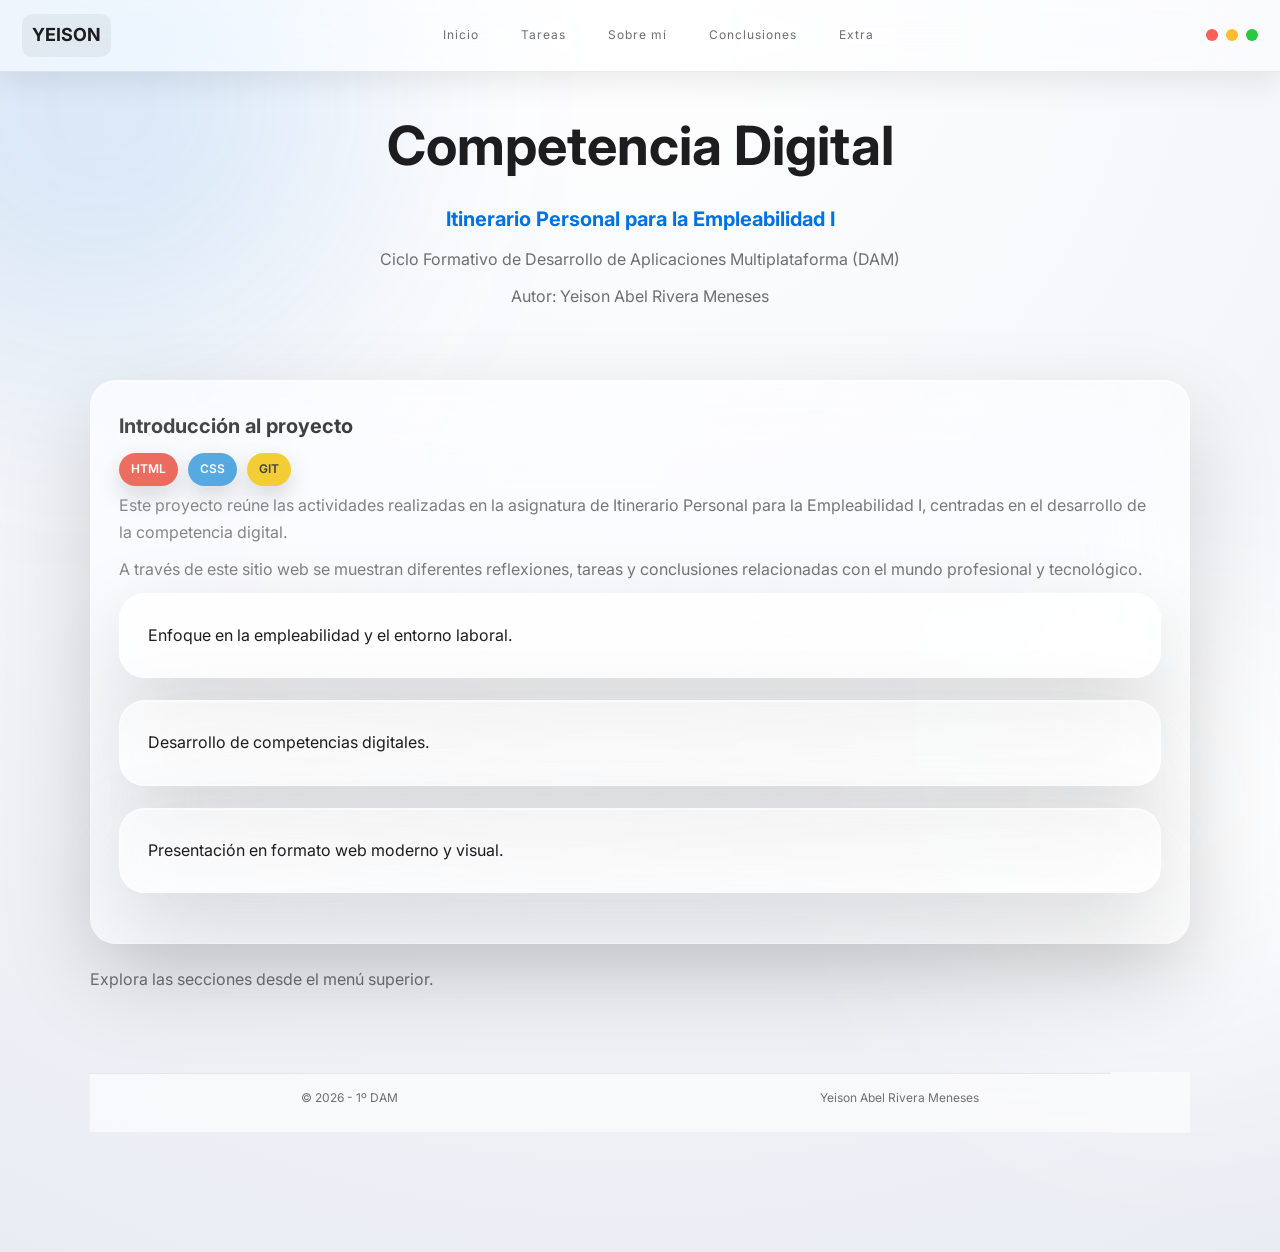
<file: index.html>
<!DOCTYPE html>
<html lang="es">
<head>
    <meta charset="UTF-8">
    <meta name="viewport" content="width=device-width, initial-scale=1.0">
    <title>Inicio - Competencia Digital</title>
    <link rel="stylesheet" href="pagina.css">
</head>

<body>

<div class="container">

    <!-- TOPBAR -->
    <header class="BANNER">
        <div class="TOPBAR">

            <div class="LOGO">YEISON</div>

            <nav class="SUBmenu">
                <a href="index.html">Inicio</a>
                <a href="pagina2.html">Tareas</a>
                <a href="pagina3.html">Sobre mí</a>
                <a href="pagina4.html">Conclusiones</a>
                <a href="pagina5.html">Extra</a>
            </nav>

            <div class="WINDOW_CONTROLS">
                <span></span>
                <span></span>
                <span></span>
            </div>

        </div>
    </header>

    <!-- HERO -->
    <section class="TITULAR">
        <h1>Competencia Digital</h1>
        <h2>Itinerario Personal para la Empleabilidad I</h2>
        <p>Ciclo Formativo de Desarrollo de Aplicaciones Multiplataforma (DAM)</p>
        <p class="autor">Autor: Yeison Abel Rivera Meneses</p>
    </section>

    <!-- INTRO SIMPLE -->
    <section class="intro">

        <div class="bloque">

            <h2>Introducción al proyecto</h2>

            <div class="tags">
                <span class="tag html">HTML</span>
                <span class="tag css">CSS</span>
                <span class="tag js">GIT</span>
            </div>

            <p>
                Este proyecto reúne las actividades realizadas en la asignatura de Itinerario Personal para la Empleabilidad I,
                centradas en el desarrollo de la competencia digital.
            </p>

            <p>
                A través de este sitio web se muestran diferentes reflexiones, tareas y conclusiones relacionadas con el mundo profesional y tecnológico.
            </p>

            <div class="subbloque">
                <span class="icon"></span>
                Enfoque en la empleabilidad y el entorno laboral.
            </div>

            <div class="subbloque">
                <span class="icon"></span>
                Desarrollo de competencias digitales.
            </div>

            <div class="subbloque">
                <span class="icon"></span>
                Presentación en formato web moderno y visual.
            </div>

        </div>

    </section>

    <!-- CTA SIMPLE -->
    <section class="navegacion">
        <p>Explora las secciones desde el menú superior.</p>
    </section>

    <!-- FOOTER -->
    <footer class="fin">
        <div class="final">
            <p>© 2026 - 1º DAM</p>
            <p>Yeison Abel Rivera Meneses</p>
        </div>
    </footer>

</div>

</body>
</html>
</file>
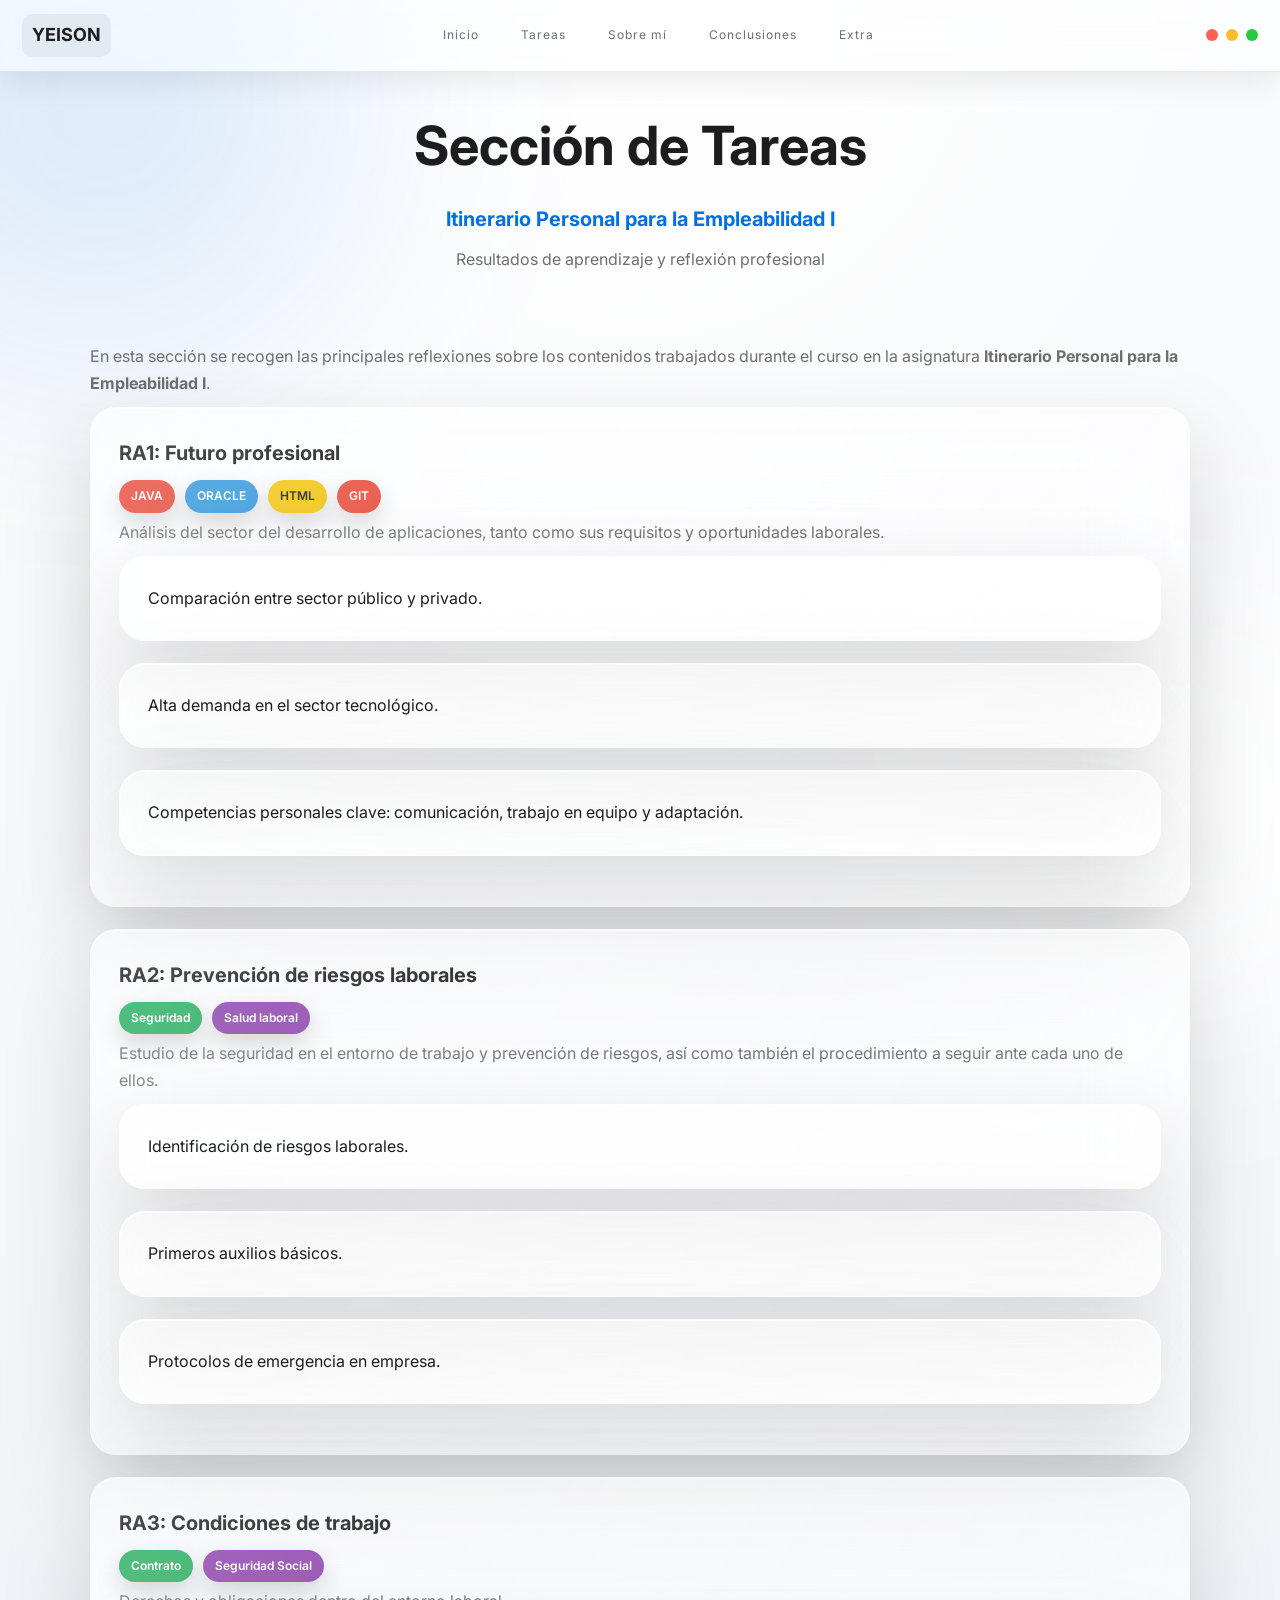
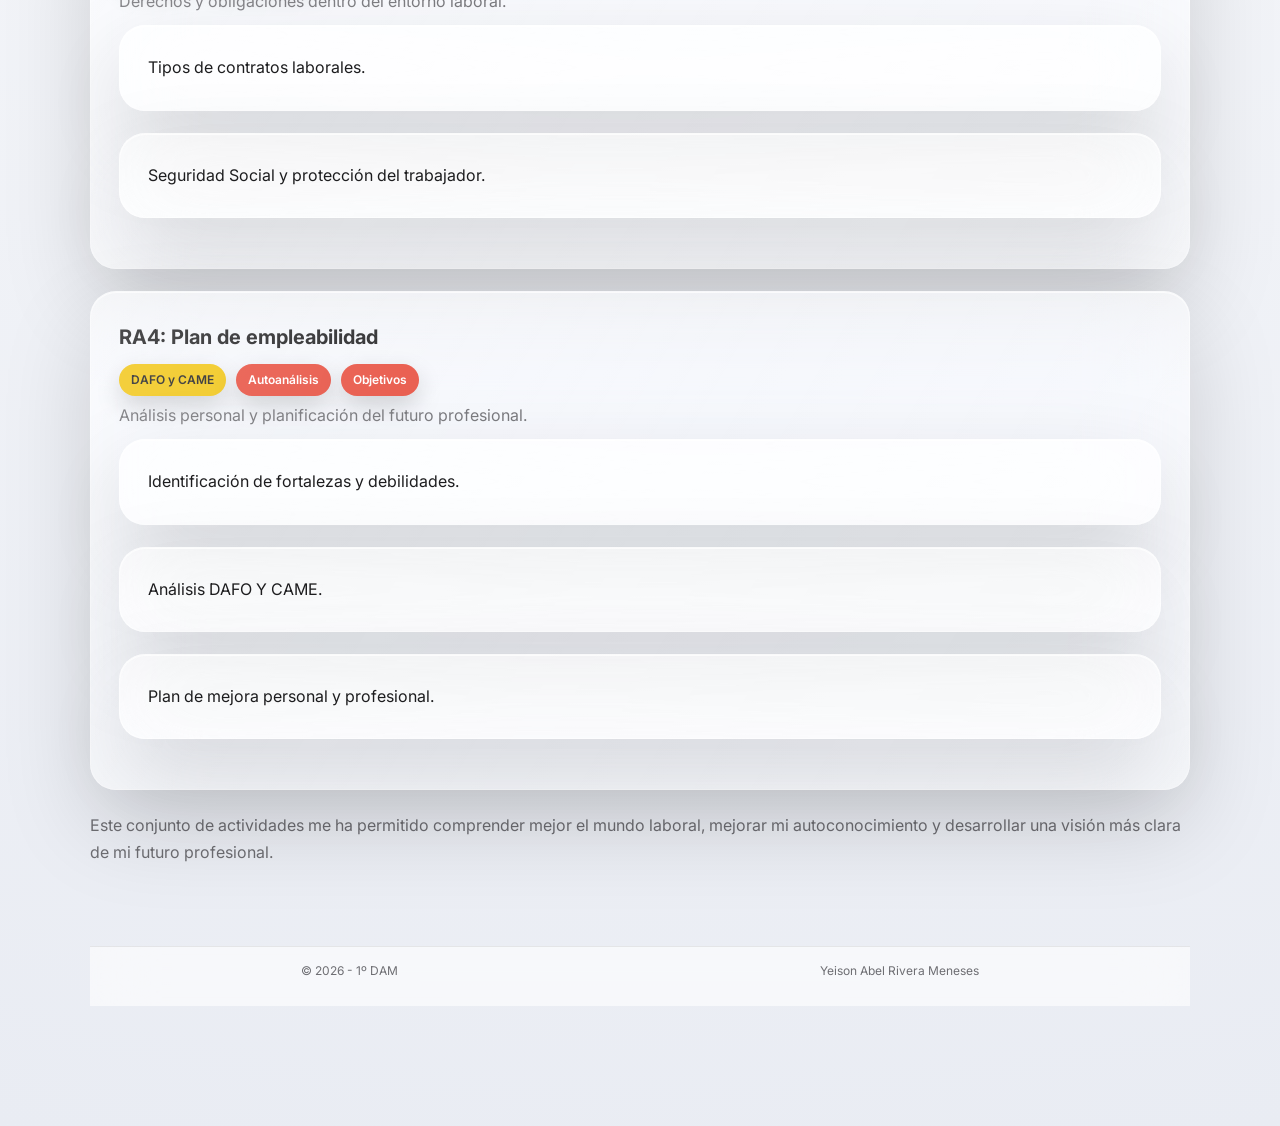
<file: pagina2.html>
<!DOCTYPE html>
<html lang="es">
<head>
    <meta charset="UTF-8">
    <meta name="viewport" content="width=device-width, initial-scale=1.0">
    <title>Tareas - Competencia Digital</title>
    <link rel="stylesheet" href="pagina.css">
</head>

<body>

<div class="container">

    <!-- TOPBAR -->
    <header class="BANNER">
        <div class="TOPBAR">

            <div class="LOGO">YEISON</div>

            <nav class="SUBmenu">
                <a href="index.html">Inicio</a>
                <a href="pagina2.html">Tareas</a>
                <a href="pagina3.html">Sobre mí</a>
                <a href="pagina4.html">Conclusiones</a>
                <a href="pagina5.html">Extra</a>
            </nav>

            <div class="WINDOW_CONTROLS">
                <span></span>
                <span></span>
                <span></span>
            </div>

        </div>
    </header>

    <!-- HERO -->
    <section class="TITULAR">
        <h1>Sección de Tareas</h1>
        <h2>Itinerario Personal para la Empleabilidad I</h2>
        <p>Resultados de aprendizaje y reflexión profesional</p>
    </section>

    <!-- INTRO -->
    <section class="intro">
        <p>
            En esta sección se recogen las principales reflexiones sobre los contenidos trabajados 
            durante el curso en la asignatura <strong>Itinerario Personal para la Empleabilidad I</strong>.
        </p>
    </section>

    <!-- CONTENIDO -->
    <main class="contenido">

        <!-- RA1 -->
        <section class="bloque">

            <h2>RA1: Futuro profesional</h2>

            <div class="tags">
                <span class="tag html">JAVA</span>
                <span class="tag css">ORACLE</span>
                <span class="tag js">HTML</span>
                <span class="tag git">GIT</span>
            </div>

            <p>
                Análisis del sector del desarrollo de aplicaciones, tanto como sus requisitos y oportunidades laborales.

            </p>

            <div class="subbloque">
                <span class="icon"></span>
                Comparación entre sector público y privado.
            </div>

            <div class="subbloque">
                <span class="icon"></span>
                Alta demanda en el sector tecnológico.
            </div>

            <div class="subbloque">
                <span class="icon"></span>
                Competencias personales clave: comunicación, trabajo en equipo y adaptación.
            </div>

        </section>

        <!-- RA2 -->
        <section class="bloque">

            <h2>RA2: Prevención de riesgos laborales</h2>

            <div class="tags">
                <span class="tag sql">Seguridad</span>
                <span class="tag cloud">Salud laboral</span>
            </div>

            <p>
                Estudio de la seguridad en el entorno de trabajo y prevención de riesgos, así como también el procedimiento a seguir ante cada uno de ellos.
            </p>

            <div class="subbloque">
                <span class="icon"></span>
                Identificación de riesgos laborales.
            </div>

            <div class="subbloque">
                <span class="icon"></span>
                Primeros auxilios básicos.
            </div>

            <div class="subbloque">
                <span class="icon"></span>
                Protocolos de emergencia en empresa.
            </div>

        </section>

        <!-- RA3 -->
        <section class="bloque">

            <h2>RA3: Condiciones de trabajo</h2>

            <div class="tags">
                <span class="tag sql">Contrato</span>
                <span class="tag cloud">Seguridad Social</span>
            </div>

            <p>
                Derechos y obligaciones dentro del entorno laboral.
            </p>

            <div class="subbloque">
                <span class="icon"></span>
                Tipos de contratos laborales.
            </div>

            <div class="subbloque">
                <span class="icon"></span>
                Seguridad Social y protección del trabajador.
            </div>

        </section>

        <!-- RA4 -->
        <section class="bloque">

            <h2>RA4: Plan de empleabilidad</h2>

            <div class="tags">
                <span class="tag js">DAFO y CAME</span>
                <span class="tag html">Autoanálisis</span>
                <span class="tag git">Objetivos</span>
            </div>

            <p>
                Análisis personal y planificación del futuro profesional.
            </p>

            <div class="subbloque">
                <span class="icon"></span>
                Identificación de fortalezas y debilidades.
            </div>

            <div class="subbloque">
                <span class="icon"></span>
                Análisis DAFO Y CAME.
            </div>

            <div class="subbloque">
                <span class="icon"></span>
                Plan de mejora personal y profesional.
            </div>

        </section>

    </main>

    <!-- CIERRE -->
    <section class="cierre">
        <p>
            Este conjunto de actividades me ha permitido comprender mejor el mundo laboral, 
            mejorar mi autoconocimiento y desarrollar una visión más clara de mi futuro profesional.
        </p>
    </section>

    <!-- FOOTER -->
    <footer class="fin">
        <div class="final">
            <p>© 2026 - 1º DAM</p>
            <p>Yeison Abel Rivera Meneses</p>
        </div>
    </footer>

</div>

</body>
</html>
</file>
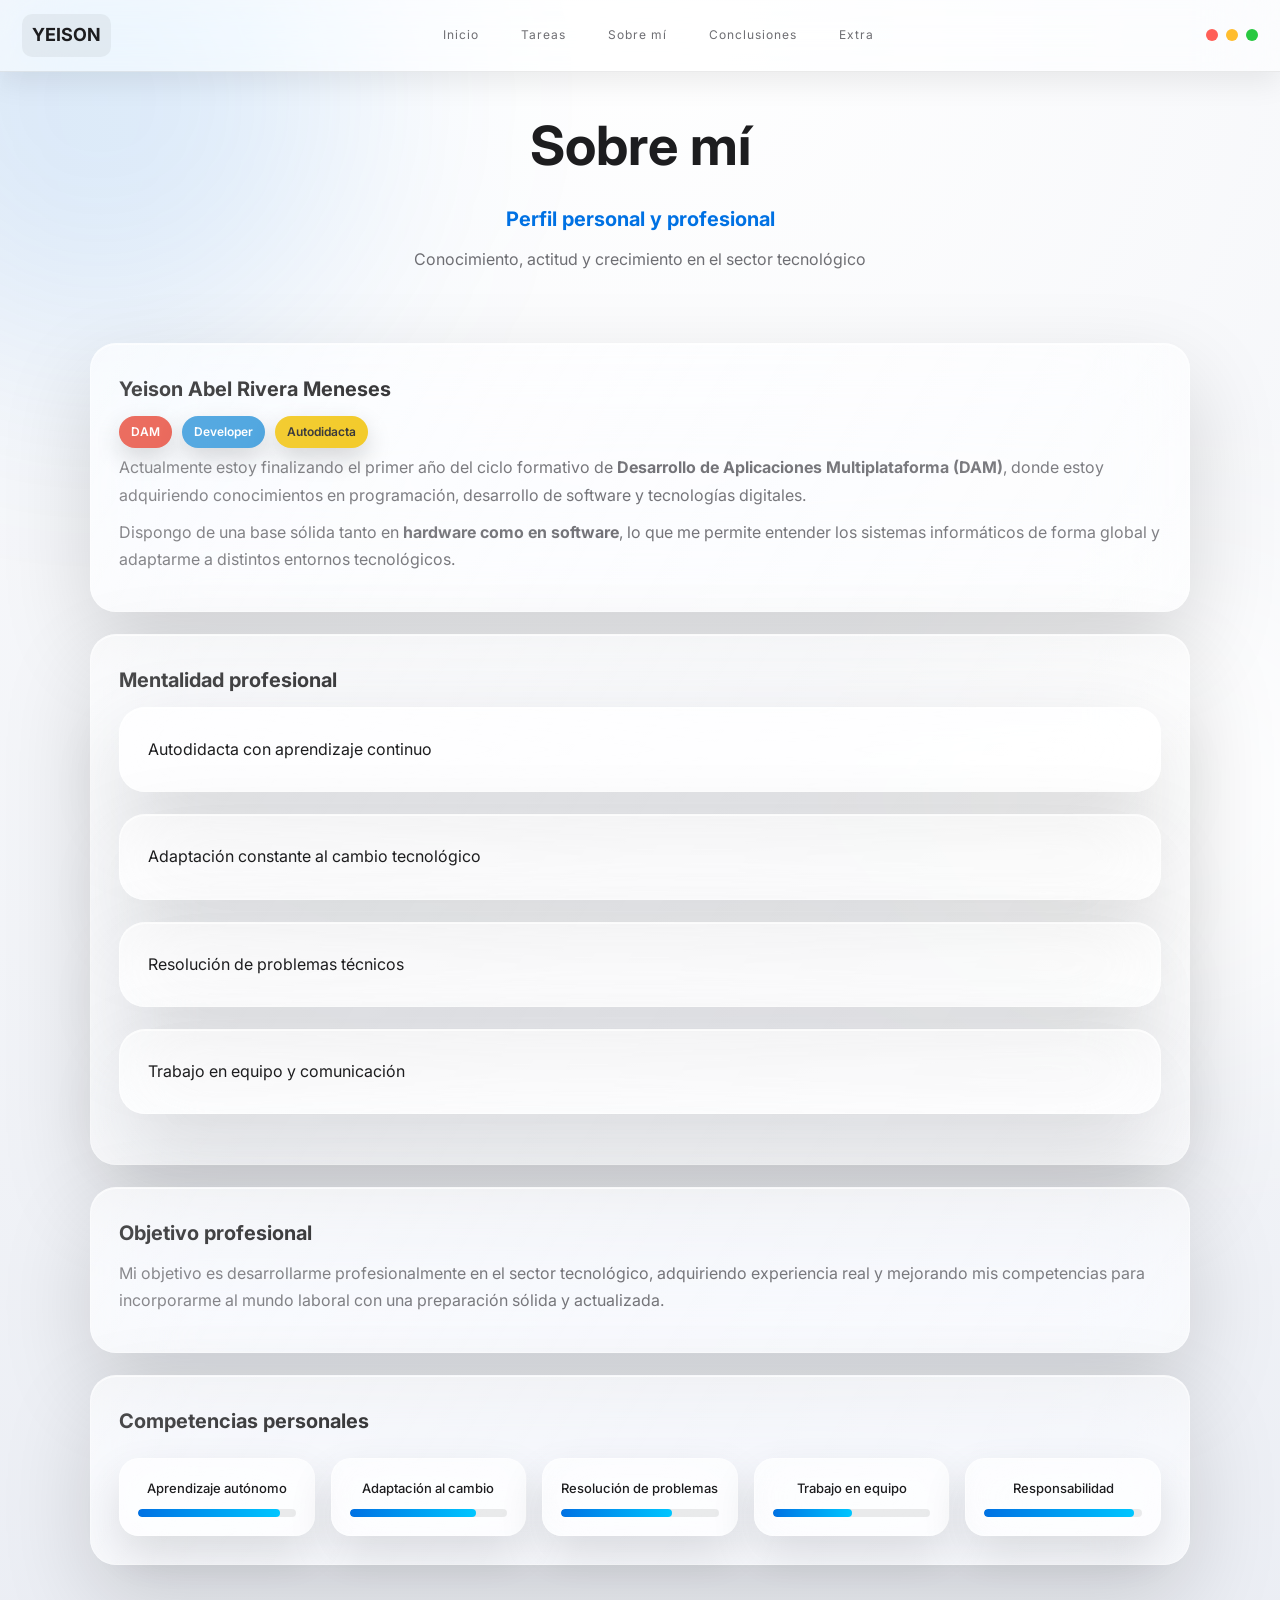
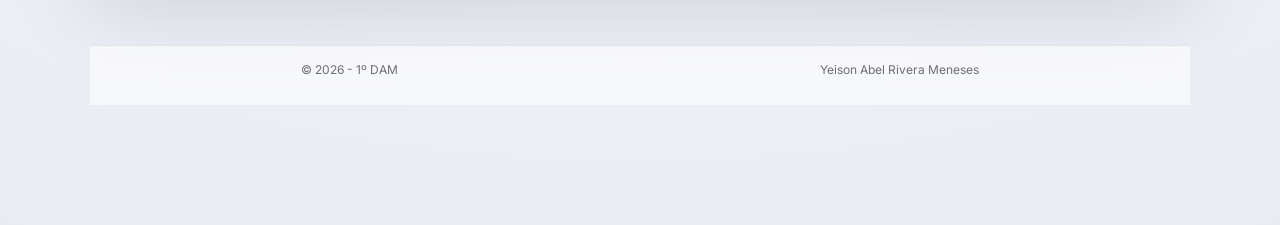
<file: pagina3.html>
<!DOCTYPE html>
<html lang="es">
<head>
    <meta charset="UTF-8">
    <meta name="viewport" content="width=device-width, initial-scale=1.0">
    <title>Sobre mí - Competencia Digital</title>
    <link rel="stylesheet" href="pagina.css">
</head>

<body>

<div class="container">

    <!-- TOPBAR -->
    <header class="BANNER">
        <div class="TOPBAR">

            <div class="LOGO">YEISON</div>

            <nav class="SUBmenu">
                <a href="index.html">Inicio</a>
                <a href="pagina2.html">Tareas</a>
                <a href="pagina3.html">Sobre mí</a>
                <a href="pagina4.html">Conclusiones</a>
                <a href="pagina5.html">Extra</a>
            </nav>

            <div class="WINDOW_CONTROLS">
                <span></span>
                <span></span>
                <span></span>
            </div>

        </div>
    </header>

    <!-- HERO -->
    <section class="TITULAR">
        <h1>Sobre mí</h1>
        <h2>Perfil personal y profesional</h2>
        <p>Conocimiento, actitud y crecimiento en el sector tecnológico</p>
    </section>

    <!-- PERFIL -->
    <main class="contenido">

        <section class="bloque perfil-card">

            <h2>Yeison Abel Rivera Meneses</h2>

            <div class="tags">
                <span class="tag html">DAM</span>
                <span class="tag css">Developer</span>
                <span class="tag js">Autodidacta</span>
            </div>

            <p>

                Actualmente estoy finalizando el primer año del ciclo formativo de 
                <strong>Desarrollo de Aplicaciones Multiplataforma (DAM)</strong>, 
                donde estoy adquiriendo conocimientos en programación, desarrollo de software y tecnologías digitales.
            </p>

            <p>
                Dispongo de una base sólida tanto en <strong>hardware como en software</strong>, lo que me permite 
                entender los sistemas informáticos de forma global y adaptarme a distintos entornos tecnológicos.
            </p>

        </section>

        <!-- MINDSET -->
        <section class="bloque">

            <h2>Mentalidad profesional</h2>

            <div class="subbloque">
                <span class="icon"></span>
                Autodidacta con aprendizaje continuo
            </div>

            <div class="subbloque">
                <span class="icon"></span>
                Adaptación constante al cambio tecnológico
            </div>

            <div class="subbloque">
                <span class="icon"></span>
                Resolución de problemas técnicos
            </div>

            <div class="subbloque">
                <span class="icon"></span>
                Trabajo en equipo y comunicación
            </div>

        </section>

        <!-- OBJETIVO -->
        <section class="bloque objetivo">

            <h2>Objetivo profesional</h2>

            <p>
                Mi objetivo es desarrollarme profesionalmente en el sector tecnológico, adquiriendo experiencia real 
                y mejorando mis competencias para incorporarme al mundo laboral con una preparación sólida y actualizada.
            </p>

        </section>

        <!-- COMPETENCIAS VISUALES -->
        <section class="bloque">

            <h2>Competencias personales</h2>

            <div class="skills">

                <div class="skill">
                    <span>Aprendizaje autónomo</span>
                    <div class="bar"><div style="width:90%"></div></div>
                </div>

                <div class="skill">
                    <span>Adaptación al cambio</span>
                    <div class="bar"><div style="width:80%"></div></div>
                </div>

                <div class="skill">
                    <span>Resolución de problemas</span>
                    <div class="bar"><div style="width:70%"></div></div>
                </div>

                <div class="skill">
                    <span>Trabajo en equipo</span>
                    <div class="bar"><div style="width:50%"></div></div>
                </div>

                <div class="skill">
                    <span>Responsabilidad</span>
                    <div class="bar"><div style="width:95%"></div></div>
                </div>

            </div>

        </section>

    </main>

    <!-- FOOTER -->
    <footer class="fin">
        <div class="final">
            <p>© 2026 - 1º DAM</p>
            <p>Yeison Abel Rivera Meneses</p>
        </div>
    </footer>

</div>

</body>
</html>
</file>
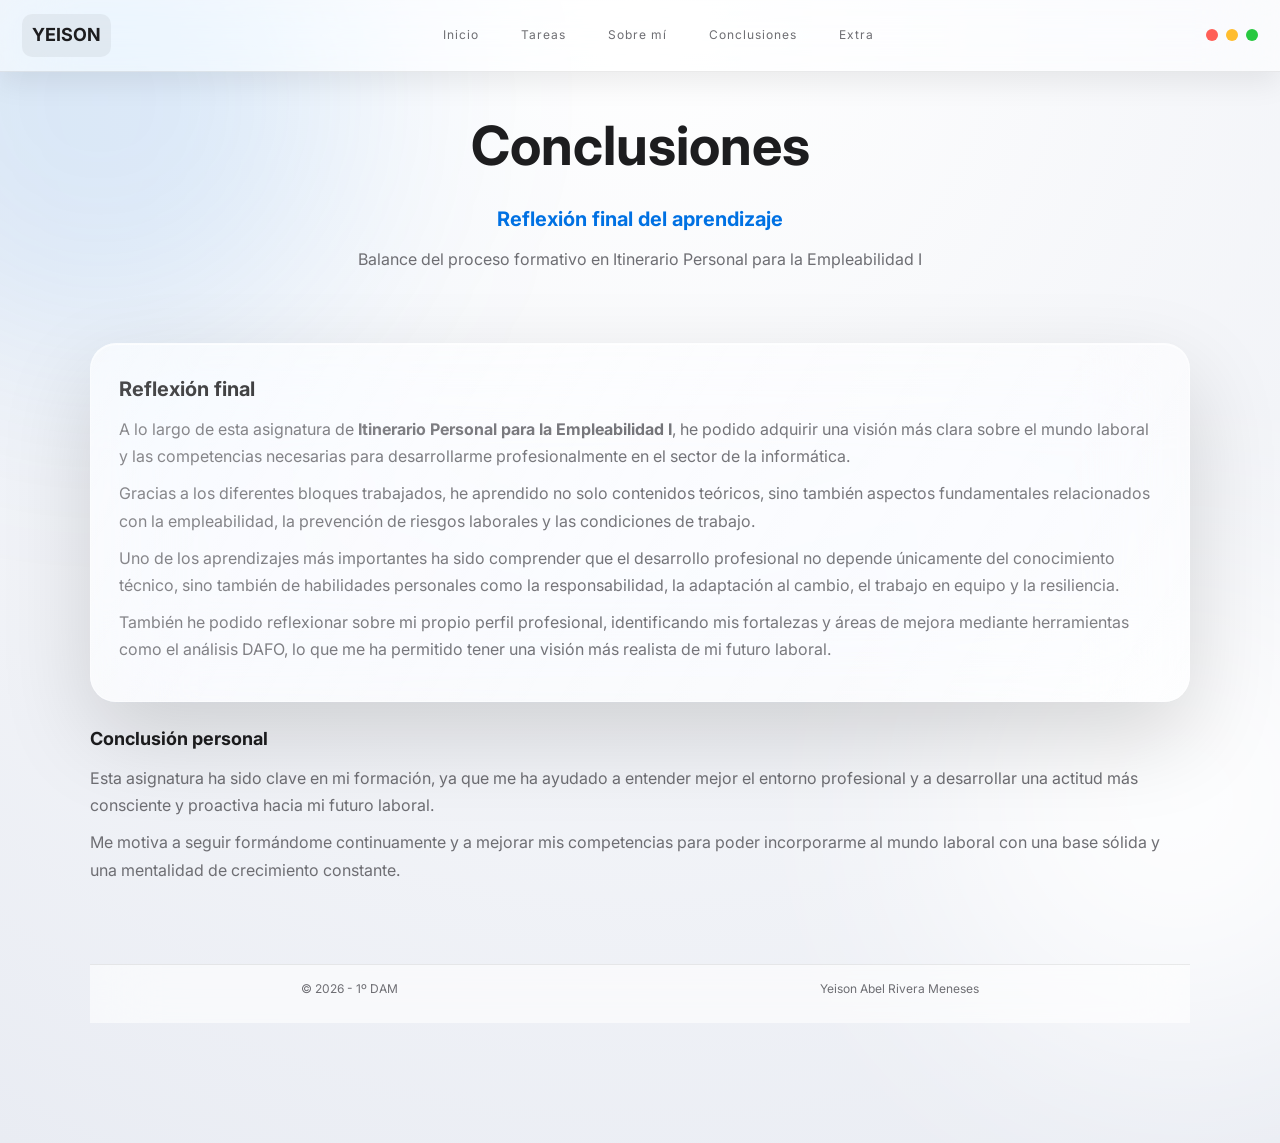
<file: pagina4.html>
<!DOCTYPE html>
<html lang="es">
<head>
    <meta charset="UTF-8">
    <meta name="viewport" content="width=device-width, initial-scale=1.0">
    <title>Conclusiones - Competencia Digital</title>
    <link rel="stylesheet" href="pagina.css">
</head>

<body>

<div class="container">

    <!-- TOPBAR APPLE -->
    <header class="BANNER">
        <div class="TOPBAR">

            <div class="LOGO">YEISON</div>

            <nav class="SUBmenu">
                <a href="index.html">Inicio</a>
                <a href="pagina2.html">Tareas</a>
                <a href="pagina3.html">Sobre mí</a>
                <a href="pagina4.html">Conclusiones</a>
                <a href="pagina5.html">Extra</a>
            </nav>

            <div class="WINDOW_CONTROLS">
                <span></span>
                <span></span>
                <span></span>
            </div>

        </div>
    </header>

    <!-- TITULAR -->
    <section class="TITULAR">
        <h1>Conclusiones</h1>
        <h2>Reflexión final del aprendizaje</h2>
        <p>Balance del proceso formativo en Itinerario Personal para la Empleabilidad I</p>
    </section>

    <!-- CONTENIDO -->
    <main class="contenido">

        <section class="bloque">

            <h2>Reflexión final</h2>

            <p>
                A lo largo de esta asignatura de <strong>Itinerario Personal para la Empleabilidad I</strong>, 
                he podido adquirir una visión más clara sobre el mundo laboral y las competencias necesarias 
                para desarrollarme profesionalmente en el sector de la informática.
            </p>

            <p>
                Gracias a los diferentes bloques trabajados, he aprendido no solo contenidos teóricos, sino 
                también aspectos fundamentales relacionados con la empleabilidad, la prevención de riesgos 
                laborales y las condiciones de trabajo.
            </p>

            <p>
                Uno de los aprendizajes más importantes ha sido comprender que el desarrollo profesional no depende 
                únicamente del conocimiento técnico, sino también de habilidades personales como la responsabilidad, 
                la adaptación al cambio, el trabajo en equipo y la resiliencia.
            </p>

            <p>
                También he podido reflexionar sobre mi propio perfil profesional, identificando mis fortalezas 
                y áreas de mejora mediante herramientas como el análisis DAFO, lo que me ha permitido tener una visión 
                más realista de mi futuro laboral.
            </p>

        </section>

        <!-- BLOQUE FINAL MÁS LIMPIO (APPLE STYLE CLOSING CARD) -->
        <section class="cierre">

            <h3>Conclusión personal</h3>

            <p>
                Esta asignatura ha sido clave en mi formación, ya que me ha ayudado a entender mejor el entorno profesional 
                y a desarrollar una actitud más consciente y proactiva hacia mi futuro laboral.
            </p>

            <p>
                Me motiva a seguir formándome continuamente y a mejorar mis competencias para poder incorporarme al mundo 
                laboral con una base sólida y una mentalidad de crecimiento constante.
            </p>

        </section>

    </main>

    <!-- FOOTER -->
    <footer class="fin">
        <div class="final">
            <p>© 2026 - 1º DAM</p>
            <p>Yeison Abel Rivera Meneses</p>
        </div>
    </footer>

</div>

</body>
</html>
</file>
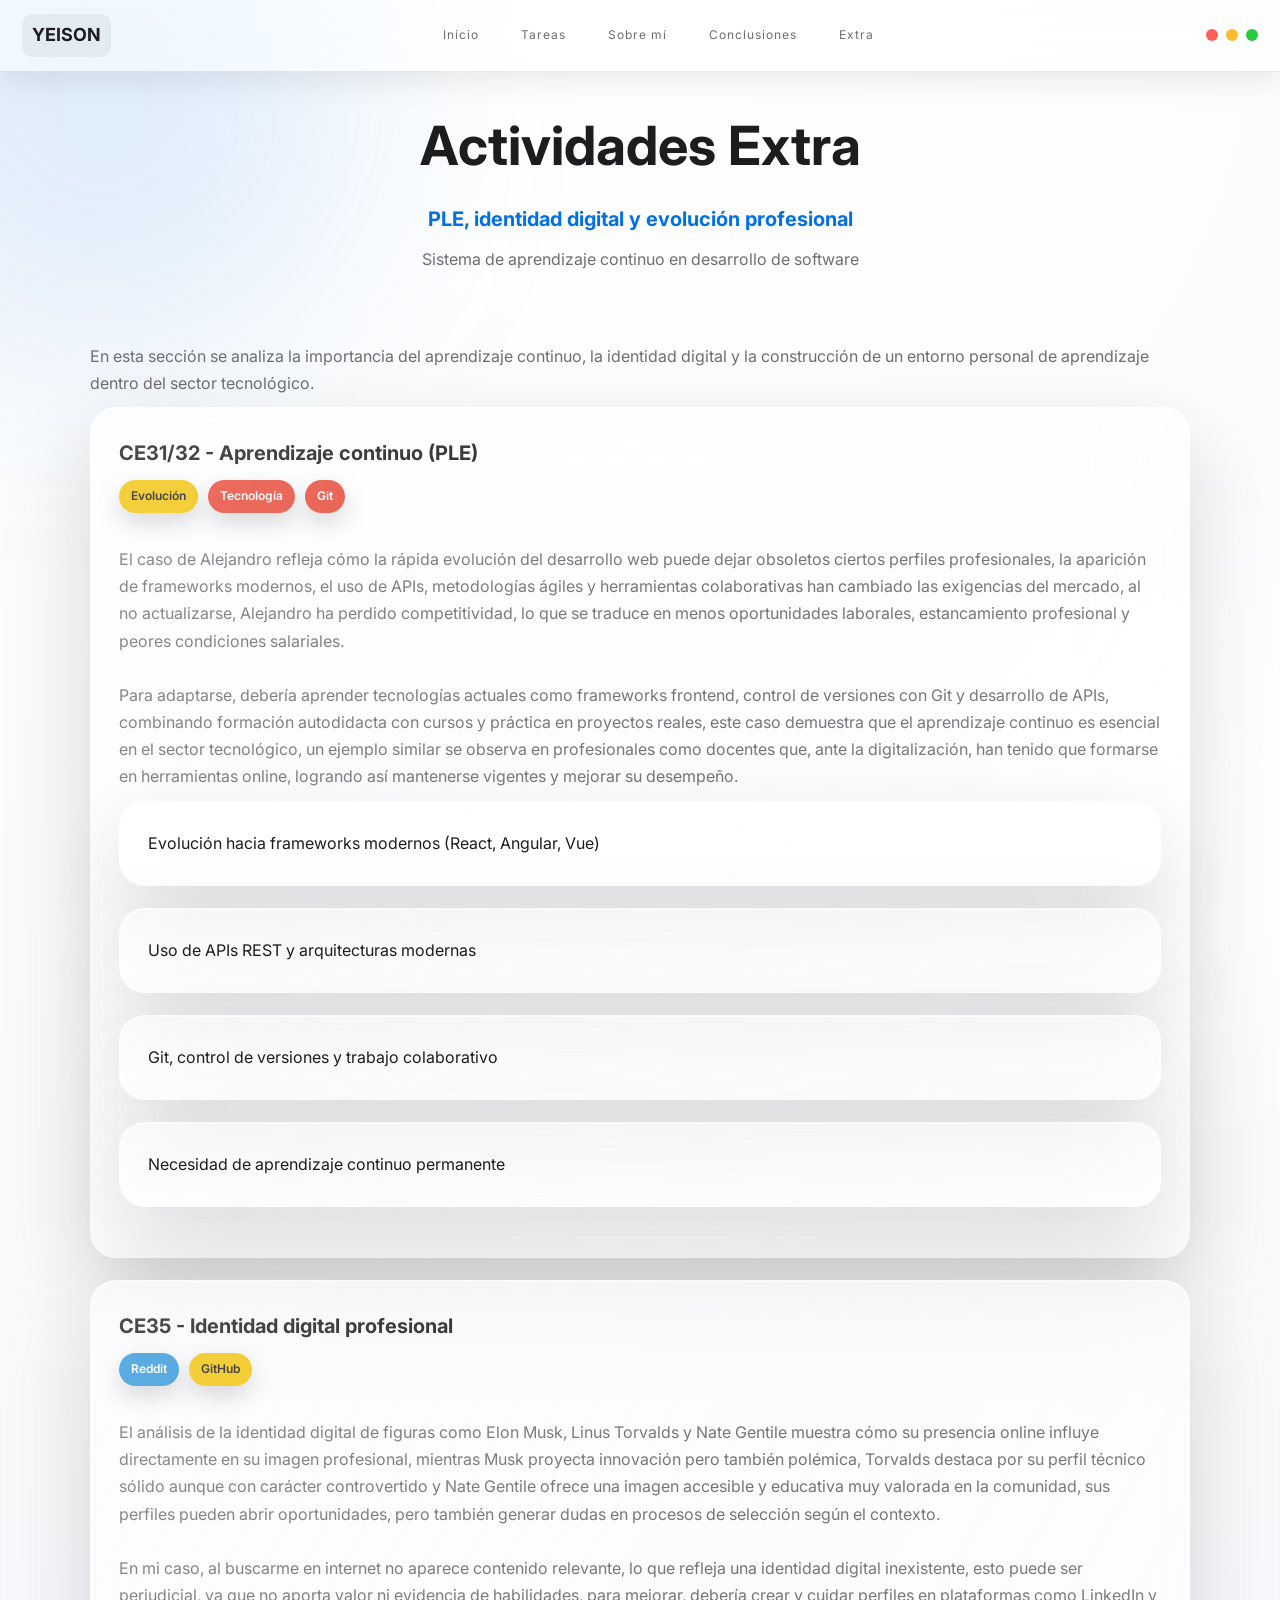
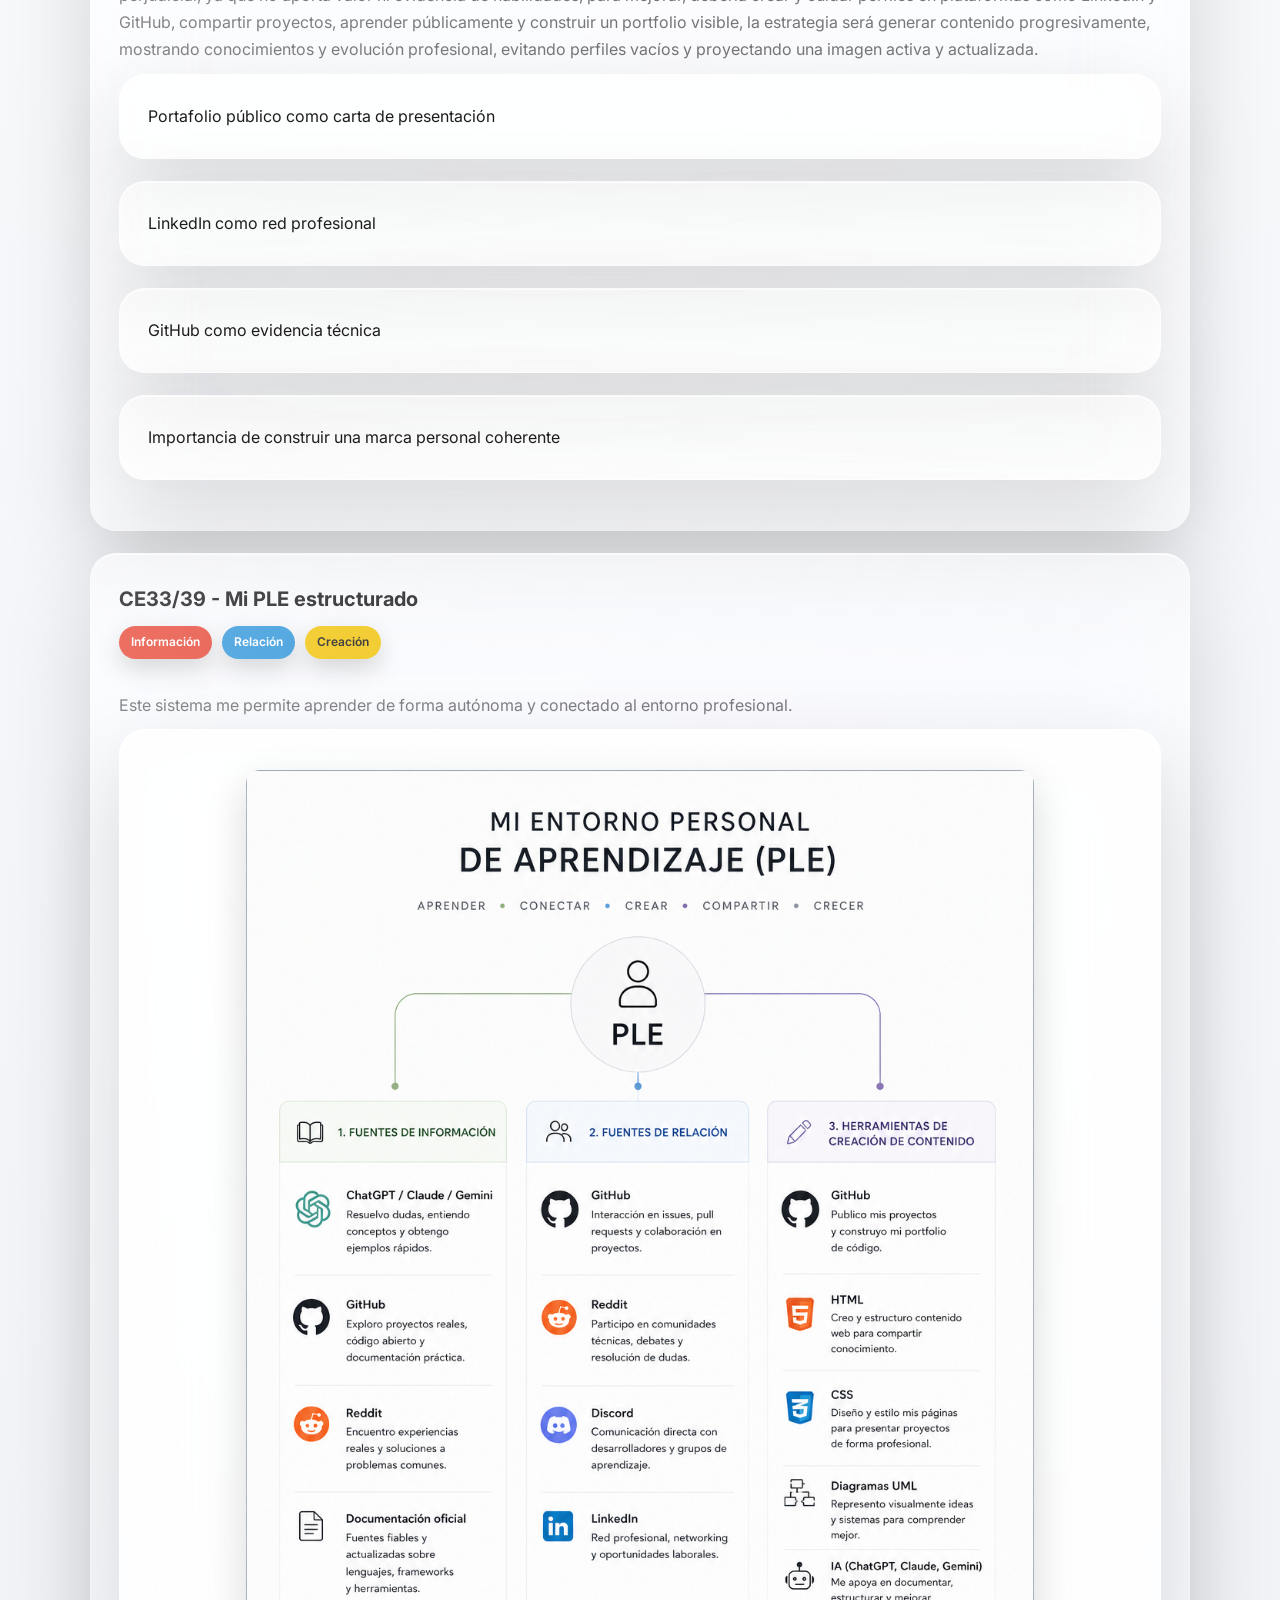
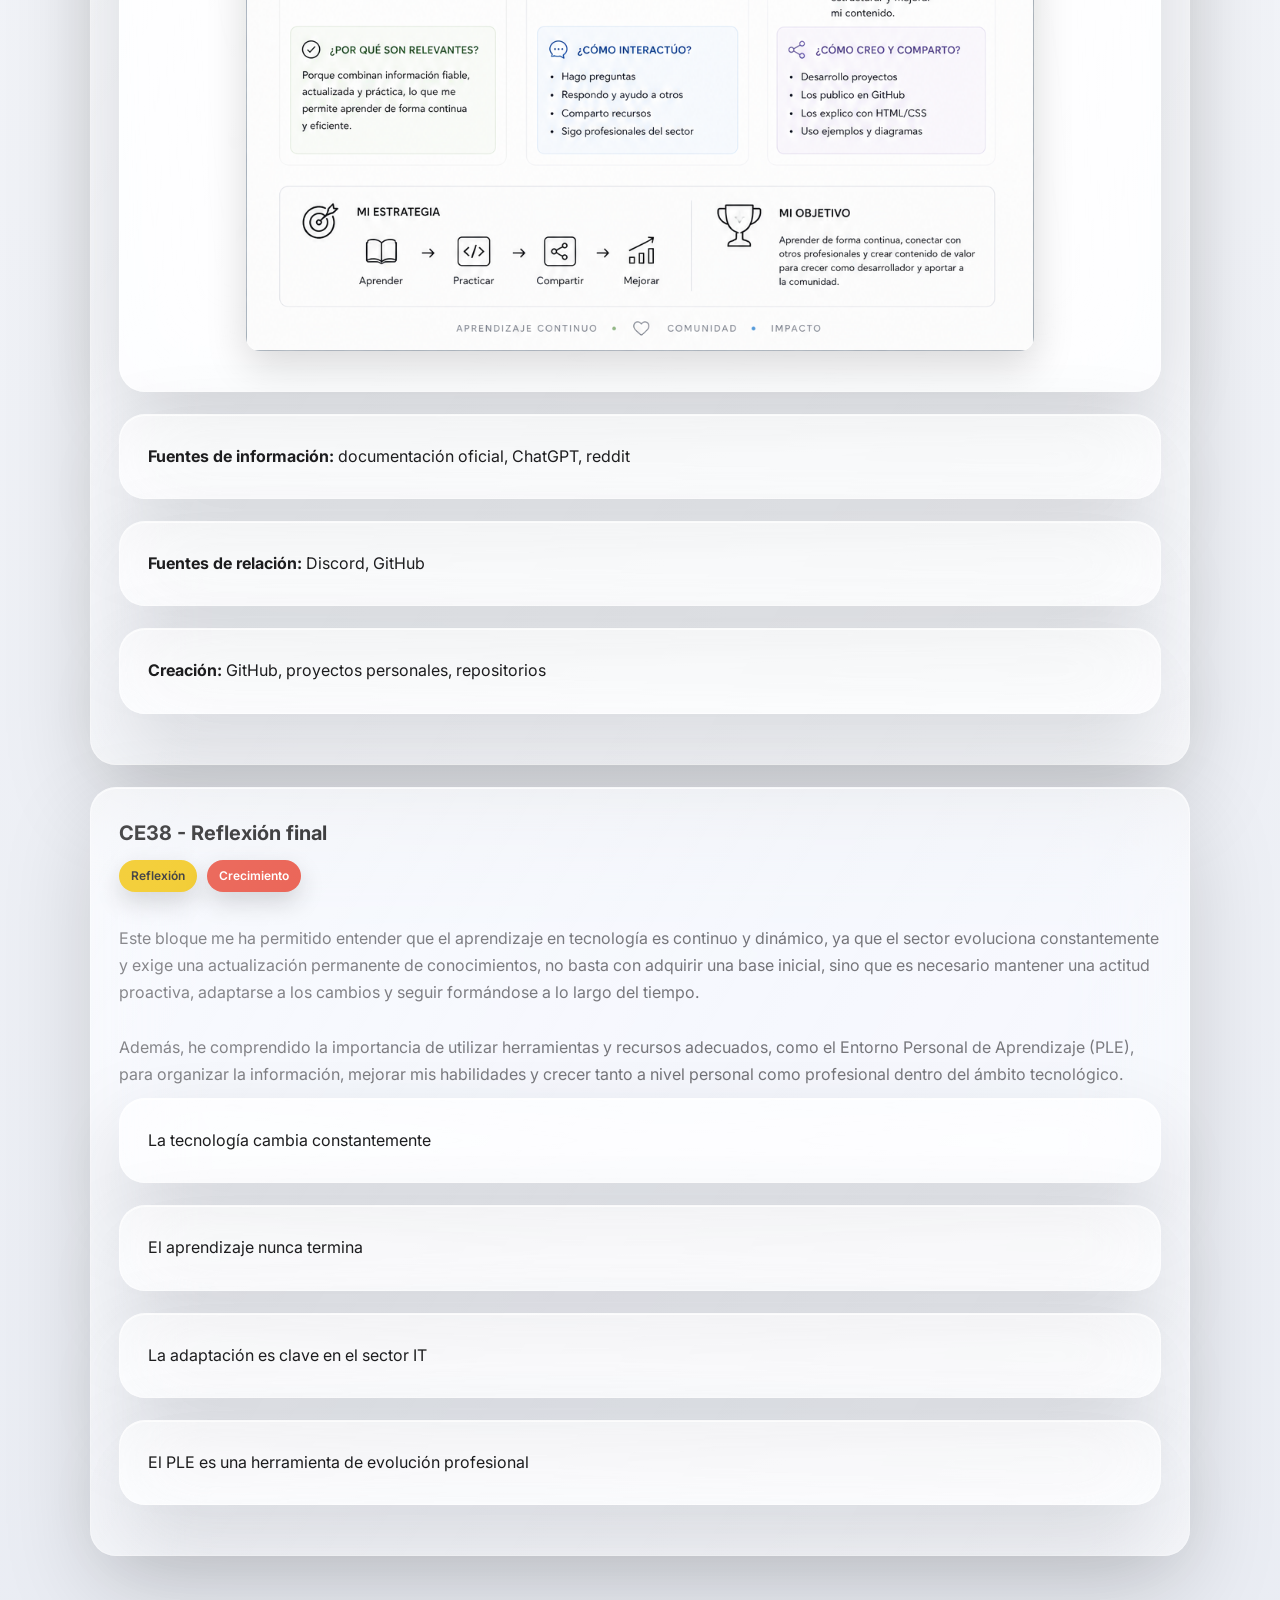
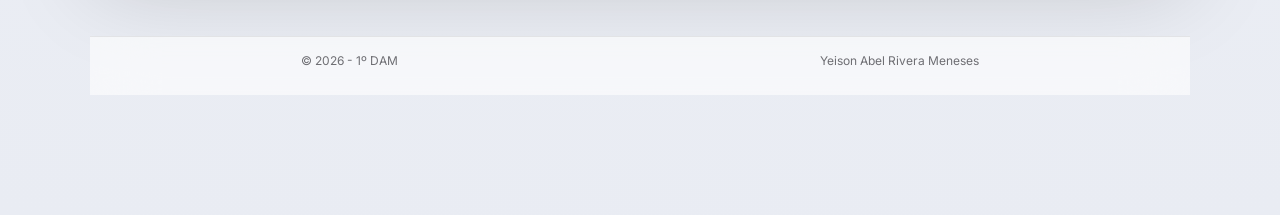
<file: pagina5.html>
<!DOCTYPE html>
<html lang="es">
<head>
    <meta charset="UTF-8">
    <meta name="viewport" content="width=device-width, initial-scale=1.0">
    <title>Extra - PLE y Desarrollo Profesional</title>
    <link rel="stylesheet" href="pagina.css">
</head>

<body>

<div class="container">

    <!-- TOPBAR -->
    <header class="BANNER">
        <div class="TOPBAR">

            <div class="LOGO">YEISON</div>

            <nav class="SUBmenu">
                <a href="index.html">Inicio</a>
                <a href="pagina2.html">Tareas</a>
                <a href="pagina3.html">Sobre mí</a>
                <a href="pagina4.html">Conclusiones</a>
                <a href="pagina5.html">Extra</a>
            </nav>

            <div class="WINDOW_CONTROLS">
                <span></span>
                <span></span>
                <span></span>
            </div>

        </div>
    </header>

    <!-- HERO -->
    <section class="TITULAR">
        <h1>Actividades Extra</h1>
        <h2>PLE, identidad digital y evolución profesional</h2>
        <p>Sistema de aprendizaje continuo en desarrollo de software</p>
    </section>

    <!-- INTRO -->
    <section class="intro">
        <p>
            En esta sección se analiza la importancia del aprendizaje continuo, la identidad digital 
            y la construcción de un entorno personal de aprendizaje dentro del sector tecnológico.
        </p>
    </section>

    <!-- CONTENIDO -->
    <main class="contenido">

        <!-- BLOQUE 1 -->
        <section class="bloque">

            <h2>CE31/32 - Aprendizaje continuo (PLE)</h2>

            <div class="tags">
                <span class="tag js">Evolución</span>
                <span class="tag html">Tecnología</span>
                <span class="tag git">Git</span>
            </div>

            <p>
                <br>
                El caso de Alejandro refleja cómo la rápida evolución del desarrollo web puede dejar obsoletos 
                ciertos perfiles profesionales, la aparición de frameworks modernos, el uso de APIs, metodologías
                ágiles y herramientas colaborativas han cambiado las exigencias del mercado, al no actualizarse,
                Alejandro ha perdido competitividad, lo que se traduce en menos oportunidades laborales, 
                estancamiento profesional y peores condiciones salariales.
                <br>
                <br>
                Para adaptarse, debería aprender 
                tecnologías actuales como frameworks frontend, control de versiones con Git y desarrollo de
                APIs, combinando formación autodidacta con cursos y práctica en proyectos reales, este caso
                demuestra que el aprendizaje continuo es esencial en el sector tecnológico, un ejemplo similar 
                se observa en profesionales como docentes que, ante la digitalización, han tenido que formarse
                en herramientas online, logrando así mantenerse vigentes y mejorar su desempeño.
            </p>

            <div class="subbloque">
                <span class="icon"></span>
                Evolución hacia frameworks modernos (React, Angular, Vue)
            </div>

            <div class="subbloque">
                <span class="icon"></span>
                Uso de APIs REST y arquitecturas modernas
            </div>

            <div class="subbloque">
                <span class="icon"></span>
                Git, control de versiones y trabajo colaborativo
            </div>

            <div class="subbloque">
                <span class="icon"></span>
                Necesidad de aprendizaje continuo permanente
            </div>

        </section>

        <!-- BLOQUE 2 -->
        <section class="bloque">

            <h2>CE35 - Identidad digital profesional</h2>

            <div class="tags">
                <span class="tag css">Reddit</span>
                <span class="tag js">GitHub</span>
            </div>

            <p>
                <br>
                El análisis de la identidad digital de figuras como Elon Musk, Linus Torvalds y Nate Gentile 
                muestra cómo su presencia online influye directamente en su imagen profesional, mientras Musk 
                proyecta innovación pero también polémica, Torvalds destaca por su perfil técnico sólido aunque 
                con carácter controvertido y Nate Gentile ofrece una imagen accesible y educativa muy valorada en 
                la comunidad, sus perfiles pueden abrir oportunidades, pero también generar dudas en procesos 
                de selección según el contexto.
                <br>
                <br>
                En mi caso, al buscarme en internet no aparece contenido relevante, lo que refleja una identidad 
                digital inexistente, esto puede ser perjudicial, ya que no aporta valor ni evidencia de 
                habilidades, para mejorar, debería crear y cuidar perfiles en plataformas como LinkedIn y GitHub,
                compartir proyectos, aprender públicamente y construir un portfolio visible, la estrategia 
                será generar contenido progresivamente, mostrando conocimientos y evolución profesional, 
                evitando perfiles vacíos y proyectando una imagen activa y actualizada.
            </p>

            <div class="subbloque">
                <span class="icon"></span>
                Portafolio público como carta de presentación
            </div>

            <div class="subbloque">
                <span class="icon"></span>
                LinkedIn como red profesional
            </div>

            <div class="subbloque">
                <span class="icon"></span>
                GitHub como evidencia técnica
            </div>

            <div class="subbloque">
                <span class="icon"></span>
                Importancia de construir una marca personal coherente
            </div>

        </section>

        <!-- BLOQUE 3 -->
        <section class="bloque">

            <h2>CE33/39 - Mi PLE estructurado</h2>
            <div class="tags">
                <span class="tag html">Información</span>
                <span class="tag css">Relación</span>
                <span class="tag js">Creación</span>
            </div>

            <p>
                <br>
                Este sistema me permite aprender de forma autónoma y conectado al entorno profesional.
            </p>

            <div class="subbloque">
                <img src="infografia.png" alt="infografia" style="width: 80%; height: 80%;">
            </div>

            <div class="subbloque">
                <span class="icon"></span>
                <strong>Fuentes de información:</strong> documentación oficial, ChatGPT, reddit
            </div>

            <div class="subbloque">
                <span class="icon"></span>
                <strong>Fuentes de relación:</strong> Discord, GitHub
            </div>

            <div class="subbloque">
                <span class="icon"></span>
                <strong>Creación:</strong> GitHub, proyectos personales, repositorios
            </div>
        </section>

        <!-- BLOQUE 4 -->
        <section class="bloque">

            <h2>CE38 - Reflexión final</h2>

            <div class="tags">
                <span class="tag js">Reflexión</span>
                <span class="tag html">Crecimiento</span>
            </div>

            <p>
                <br>
                Este bloque me ha permitido entender que el aprendizaje en tecnología es continuo y dinámico, 
                ya que el sector evoluciona constantemente y exige una actualización permanente de conocimientos,
                no basta con adquirir una base inicial, sino que es necesario mantener una actitud proactiva, 
                adaptarse a los cambios y seguir formándose a lo largo del tiempo. 
                <br>
                <br>
                Además, he comprendido la 
                importancia de utilizar herramientas y recursos adecuados, como el Entorno Personal de 
                Aprendizaje (PLE), para organizar la información, mejorar mis habilidades y crecer tanto a nivel 
                personal como profesional dentro del ámbito tecnológico.
                <br>
            </p>

            <div class="subbloque">
                <span class="icon"></span>
                La tecnología cambia constantemente
            </div>

            <div class="subbloque">
                <span class="icon"></span>
                El aprendizaje nunca termina
            </div>

            <div class="subbloque">
                <span class="icon"></span>
                La adaptación es clave en el sector IT
            </div>

            <div class="subbloque">
                <span class="icon"></span>
                El PLE es una herramienta de evolución profesional
            </div>

        </section>

    </main>

    <!-- FOOTER -->
    <footer class="fin">
        <div class="final">
            <p>© 2026 - 1º DAM</p>
            <p>Yeison Abel Rivera Meneses</p>
        </div>
    </footer>

</div>

</body>
</html>
</file>
<file: pagina.css>
@import url('https://fonts.googleapis.com/css2?family=Inter:wght@300;400;500;600&display=swap');

/* =========================
   RESET
========================= */
* {
    margin: 0;
    padding: 0;
    box-sizing: border-box;
}

html {
    scroll-behavior: smooth;
}

body {
    font-family: 'Inter', sans-serif;
    color: #1d1d1f;
    line-height: 1.7;

    /* 🔥 IMPORTANTE: evita bugs de scroll */
    min-height: 100vh;
    overflow-x: hidden;

    background: radial-gradient(circle at top, #ffffff 0%, #e9ecf3 100%);
}

/* =========================
   FONDO AMBIENTAL
========================= */
body::before,
body::after {
    content: "";
    position: fixed;
    width: 500px;
    height: 500px;
    border-radius: 50%;
    filter: blur(120px);
    z-index: -1;
}

body::before {
    background: rgba(0,113,227,0.12);
    top: -150px;
    left: -150px;
}

body::after {
    background: rgba(255,255,255,0.9);
    bottom: -150px;
    right: -150px;
}

/* =========================
   CONTAINER
========================= */
.container {
    width: 92%;
    max-width: 1100px;
    margin: 0 auto;

    /* 🔥 CLAVE PARA EVITAR CORTES VISUALES */
    padding-bottom: 120px;
}

/* =========================
   TOPBAR (FIX DEFINITIVO)
========================= */
.TOPBAR {
    position: sticky;
    top: 0;
    left: 0;
    right: 0;

    width: 100%; /* 🔥 FIX REAL */
    z-index: 1000;

    display: flex;
    justify-content: space-between;
    align-items: center;

    padding: 14px 22px;

    background: rgba(255,255,255,0.55);
    backdrop-filter: blur(40px) saturate(200%);
    -webkit-backdrop-filter: blur(40px) saturate(200%);

    border-bottom: 1px solid rgba(0,0,0,0.08);

    box-shadow: 0 10px 30px rgba(0,0,0,0.08);
}

/* LOGO */
.LOGO {
    font-weight: 700;
    font-size: 18px;
    padding: 6px 10px;
    border-radius: 10px;
    background: rgba(0,0,0,0.05);
}

/* MENU */
.SUBmenu {
    display: flex;
    gap: 22px;
}

.SUBmenu a {
    text-decoration: none;
    font-size: 12px;
    letter-spacing: 1px;
    color: #6e6e73;
    padding: 6px 10px;
    border-radius: 8px;
    transition: 0.25s ease;
}

.SUBmenu a:hover {
    color: #1d1d1f;
    background: rgba(0,0,0,0.05);
}

/* BOTONES MAC */
.WINDOW_CONTROLS {
    display: flex;
    gap: 8px;
}

.WINDOW_CONTROLS span {
    width: 12px;
    height: 12px;
    border-radius: 50%;
}

.WINDOW_CONTROLS span:nth-child(1){ background:#ff5f57; }
.WINDOW_CONTROLS span:nth-child(2){ background:#ffbd2e; }
.WINDOW_CONTROLS span:nth-child(3){ background:#28c840; }

/* =========================
   TITULAR
========================= */
.TITULAR {
    text-align: center;
    padding: 100px 20px 60px;
    max-width: 900px;
    margin: auto;
}

.TITULAR h1 {
    font-size: 54px;
}

.TITULAR h2 {
    font-size: 20px;
    color: #0071e3;
    margin-top: 10px;
}

.TITULAR p {
    color: #6e6e73;
    margin-top: 10px;
}

/* =========================
   GLASS CARDS (MEJORADO)
========================= */
.CAJA1,
.CAJA2,
.bloque,
.subbloque {
    background: rgba(255,255,255,0.55);
    backdrop-filter: blur(45px) saturate(220%);
    -webkit-backdrop-filter: blur(45px) saturate(220%);

    border-radius: 26px;
    border: 1px solid rgba(255,255,255,0.5);

    box-shadow:
        0 35px 90px rgba(0,0,0,0.15),
        inset 0 1px 0 rgba(255,255,255,0.7);

    padding: 28px;
    margin-bottom: 22px;

    transition: 0.3s ease;

    position: relative;
}

/* hover */
.CAJA1:hover,
.CAJA2:hover,
.bloque:hover {
    transform: translateY(-10px);
    box-shadow: 0 50px 120px rgba(0,0,0,0.2);
}

/* brillo glass */
.bloque::before {
    content: "";
    position: absolute;
    inset: 0;
    border-radius: inherit;

    background: linear-gradient(
        120deg,
        rgba(255,255,255,0.6),
        rgba(255,255,255,0.1),
        rgba(255,255,255,0.4)
    );

    opacity: 0.35;
    pointer-events: none;
}

/* =========================
   TEXTOS
========================= */
h2 { font-size: 20px; margin-bottom: 10px; }
h3 { font-size: 18px; margin-bottom: 10px; }

p {
    color: #6e6e73;
    margin-bottom: 10px;
}

/* =========================
   FOOTER FIX REAL (NO CORTA TEXTO)
========================= */
.fin {
    width: 100%;
    margin-top: 80px;

    background: rgba(255,255,255,0.6);
    backdrop-filter: blur(30px);

    border-top: 1px solid rgba(0,0,0,0.08);

    padding: 14px 0;
}

.final {
    display: flex;
    justify-content: space-around;
    font-size: 12px;
    color: #6e6e73;
}

/* =========================
   FIX SCROLL FINAL
========================= */
html, body {
    height: auto;
    min-height: 100%;
    overflow-x: hidden;
}



body {
    margin: 0;
    padding: 0;
    overflow-x: hidden;
}

/* TOPBAR FULL EDGE-TO-EDGE REAL */
.TOPBAR {
    position: fixed;
    top: 0;
    left: 0;
    right: 0;

    width: 100%;
    box-sizing: border-box;

    z-index: 1000;

    display: flex;
    justify-content: space-between;
    align-items: center;

    padding: 14px 22px;

    background: rgba(255,255,255,0.55);
    backdrop-filter: blur(35px) saturate(180%);
    -webkit-backdrop-filter: blur(35px) saturate(180%);

    border-bottom: 1px solid rgba(0,0,0,0.08);
}





.tag {
    display: inline-flex;
    align-items: center;
    gap: 6px;

    font-size: 12px;
    font-weight: 600;

    padding: 6px 12px;
    border-radius: 999px;

    margin-right: 6px;
    margin-bottom: 6px;

    color: white;

    box-shadow: 0 10px 25px rgba(0,0,0,0.18);
    transition: 0.2s ease;
}

/* HOVER */
.tag:hover {
    transform: translateY(-2px);
}

/* =========================
   TECNOLOGÍAS
========================= */
.tag.html {
    background: #e74c3c; /* rojo */
}

.tag.css {
    background: #3498db; /* azul */
}

.tag.js {
    background: #f1c40f; /* amarillo */
    color: #1d1d1f;
}

/* =========================
   REDES / HERRAMIENTAS
========================= */
.tag.github {
    background: #2c3e50; /* negro azulado */
}

.tag.linkedin {
    background: #0a66c2; /* azul LinkedIn */
}

/* extras útiles */
.tag.java {
    background: #e67e22; /* naranja */
}

.tag.sql {
    background: #27ae60; /* verde */
}

.tag.git {
    background: #e74c3c; /* rojo fuerte */
}

.tag.cloud:nth-of-type(odd) {
    background: #27ae60; /* verde */
}

.tag.cloud:nth-of-type(even) {
    background: #8e44ad; /* morado */
}




/* =========================
   SKILLS COMO CUBITOS (SIN CAMBIAR HTML)
========================= */

.skills {
    display: grid;
    grid-template-columns: repeat(auto-fit, minmax(180px, 1fr));
    gap: 16px;
    margin-top: 20px;
}

/* cada skill pasa a ser una tarjeta */
.skill {
    background: rgba(255,255,255,0.55);
    backdrop-filter: blur(30px) saturate(180%);
    -webkit-backdrop-filter: blur(30px) saturate(180%);

    border-radius: 20px;
    padding: 18px;

    border: 1px solid rgba(255,255,255,0.4);

    box-shadow: 0 20px 45px rgba(0,0,0,0.12);

    transition: 0.3s ease;

    display: flex;
    flex-direction: column;
    gap: 10px;

    text-align: center;
}

/* hover tipo Apple */
.skill:hover {
    transform: translateY(-8px) scale(1.03);
    box-shadow: 0 35px 70px rgba(0,0,0,0.18);
}

/* texto */
.skill span {
    font-size: 13px;
    font-weight: 500;
    color: #1d1d1f;
}

/* barra base (la dejamos como “detalle visual”) */
.bar {
    width: 100%;
    height: 8px;
    background: rgba(0,0,0,0.08);
    border-radius: 999px;
    overflow: hidden;
}

/* progreso */
.bar div {
    height: 100%;
    border-radius: 999px;
    background: linear-gradient(90deg, #0071e3, #00c6ff);
}



.subbloque img {
    display: block;
    margin: 12px auto;
    width: 60%;
    border-radius: 14px;
    box-shadow: 0 15px 40px rgba(0,0,0,0.15);
}
</file>
